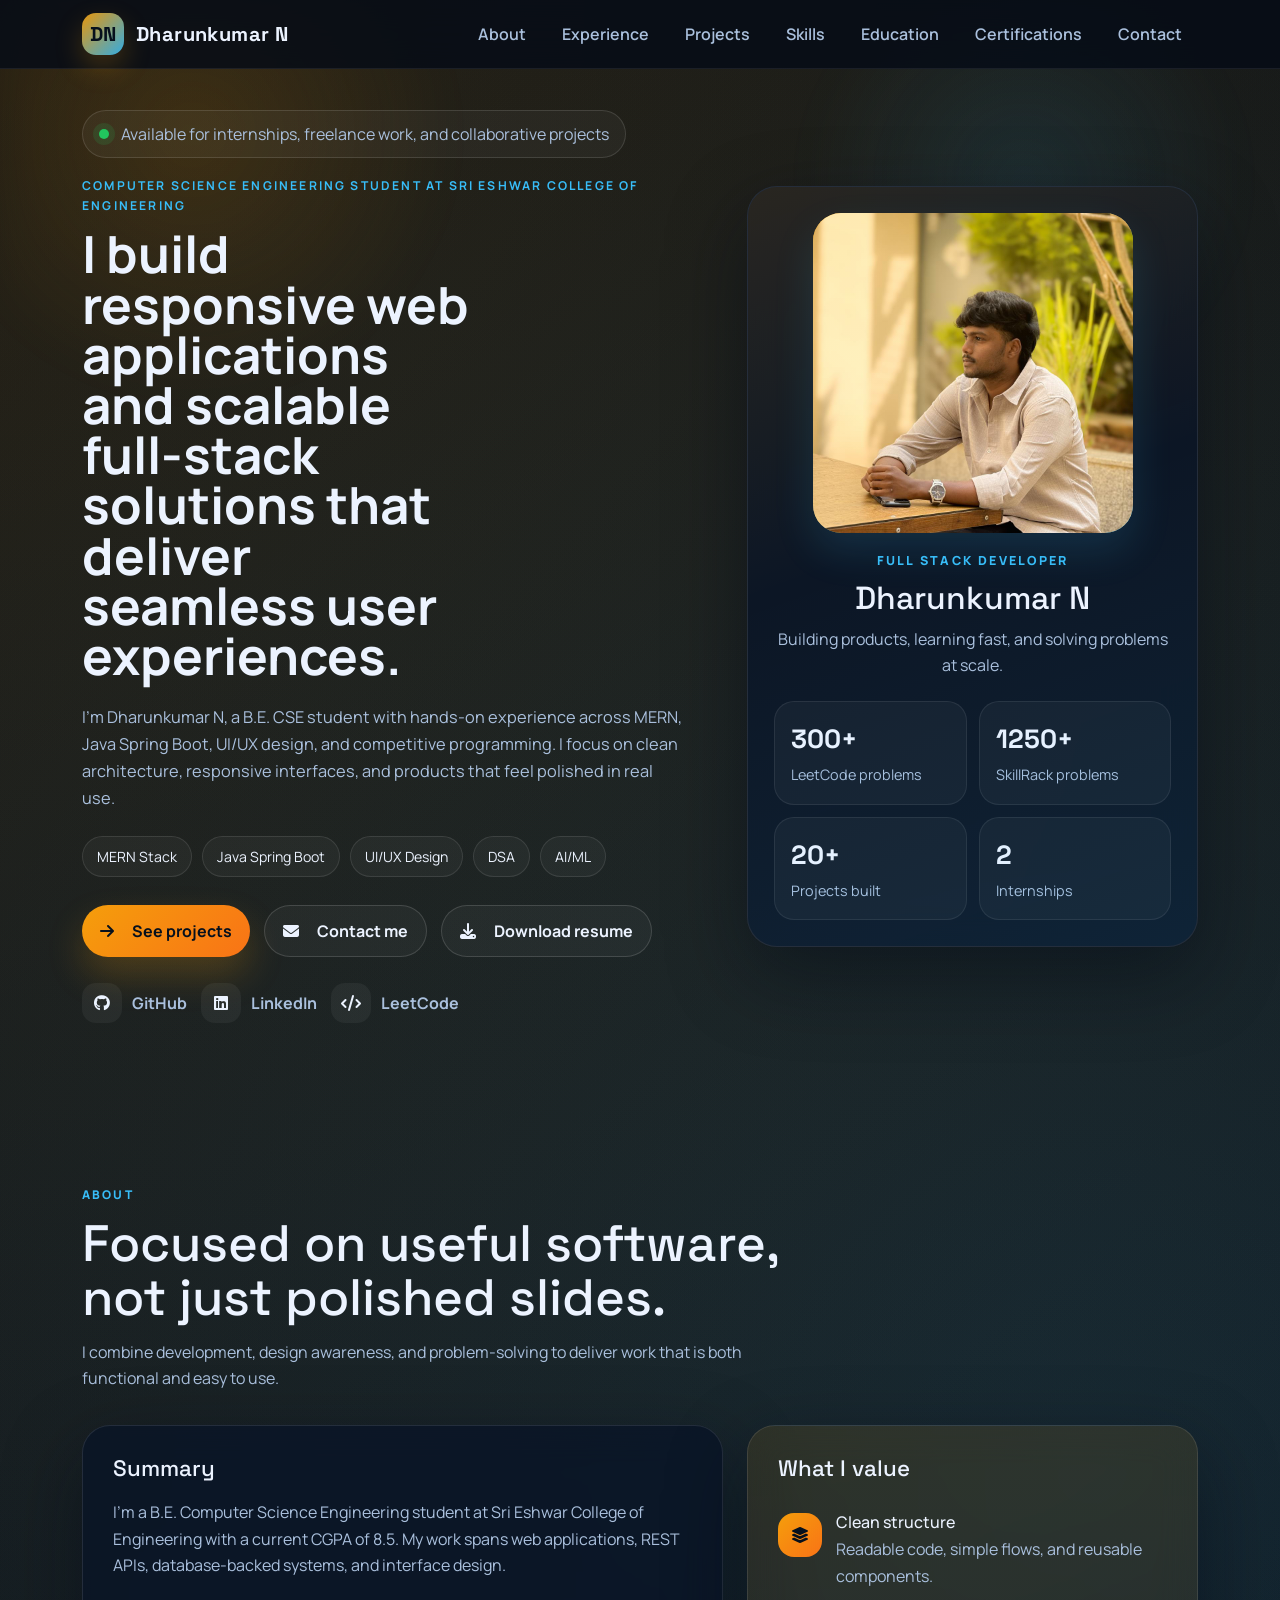
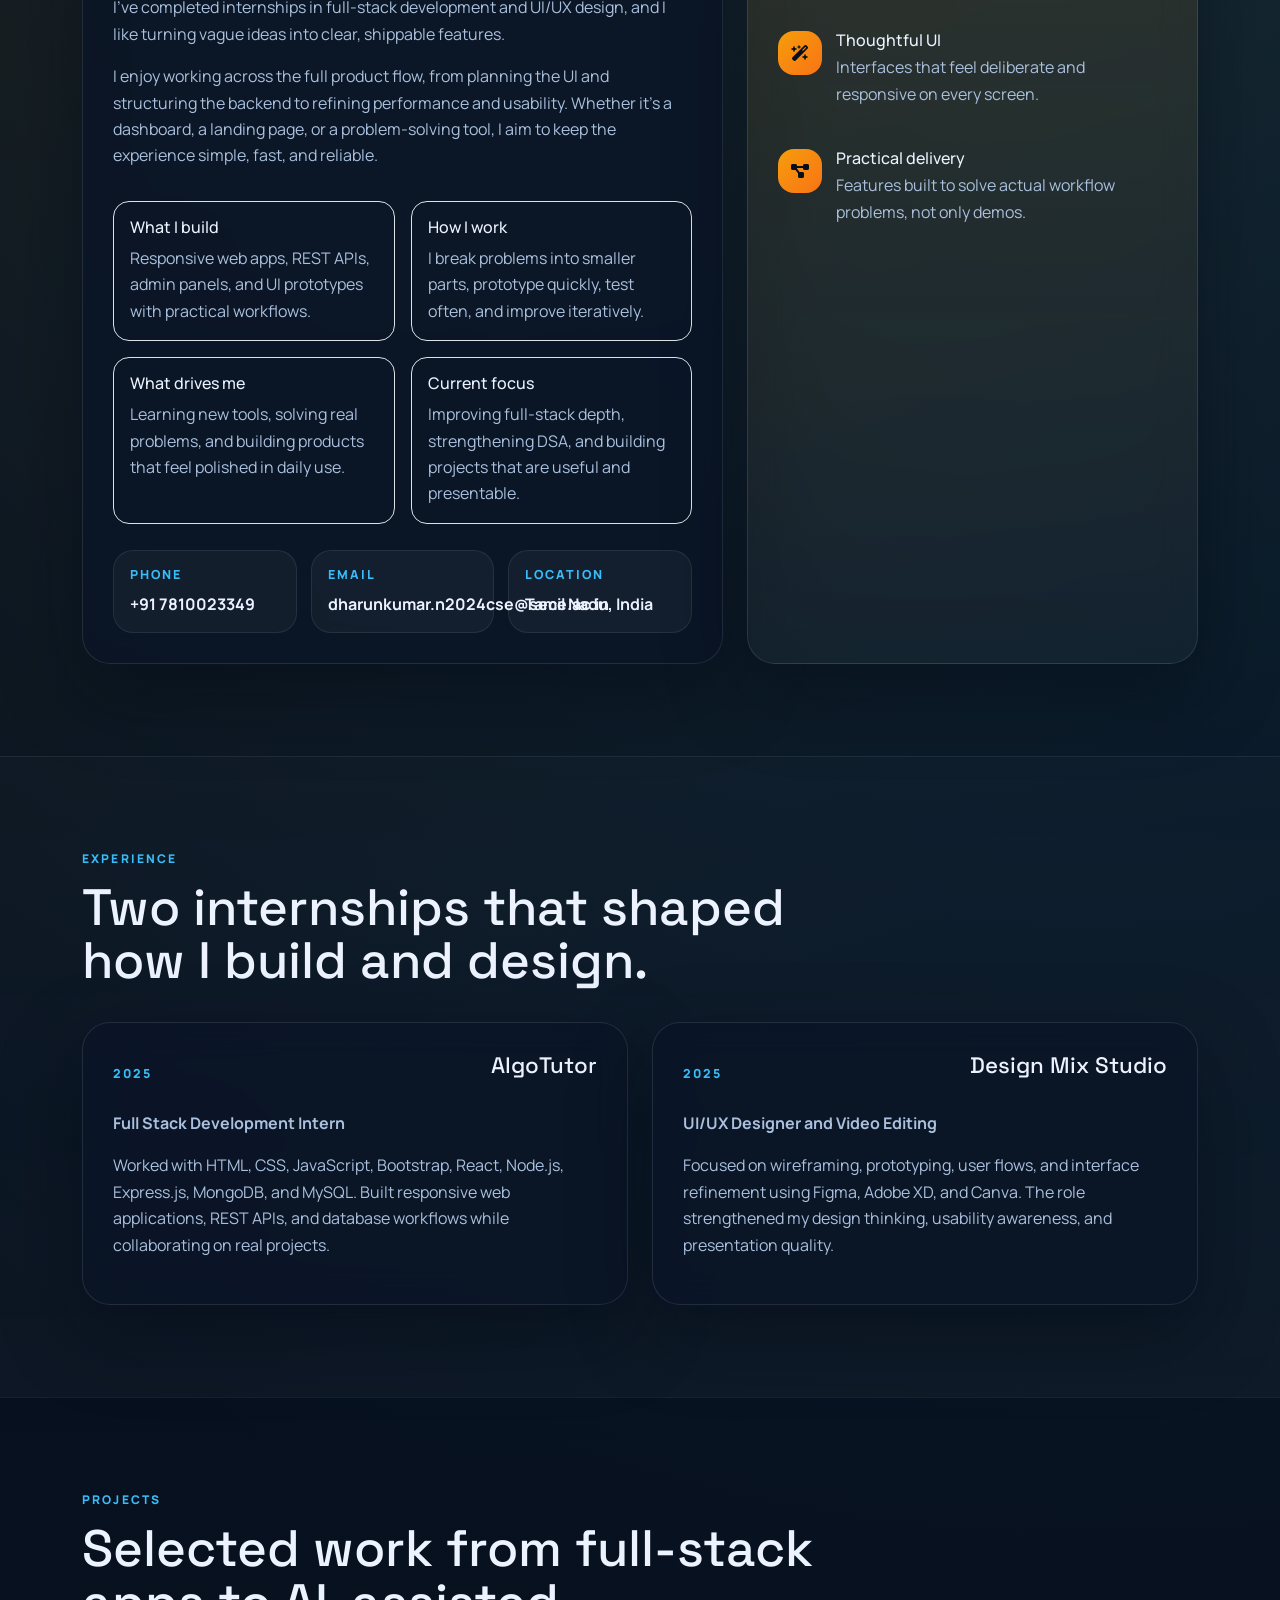
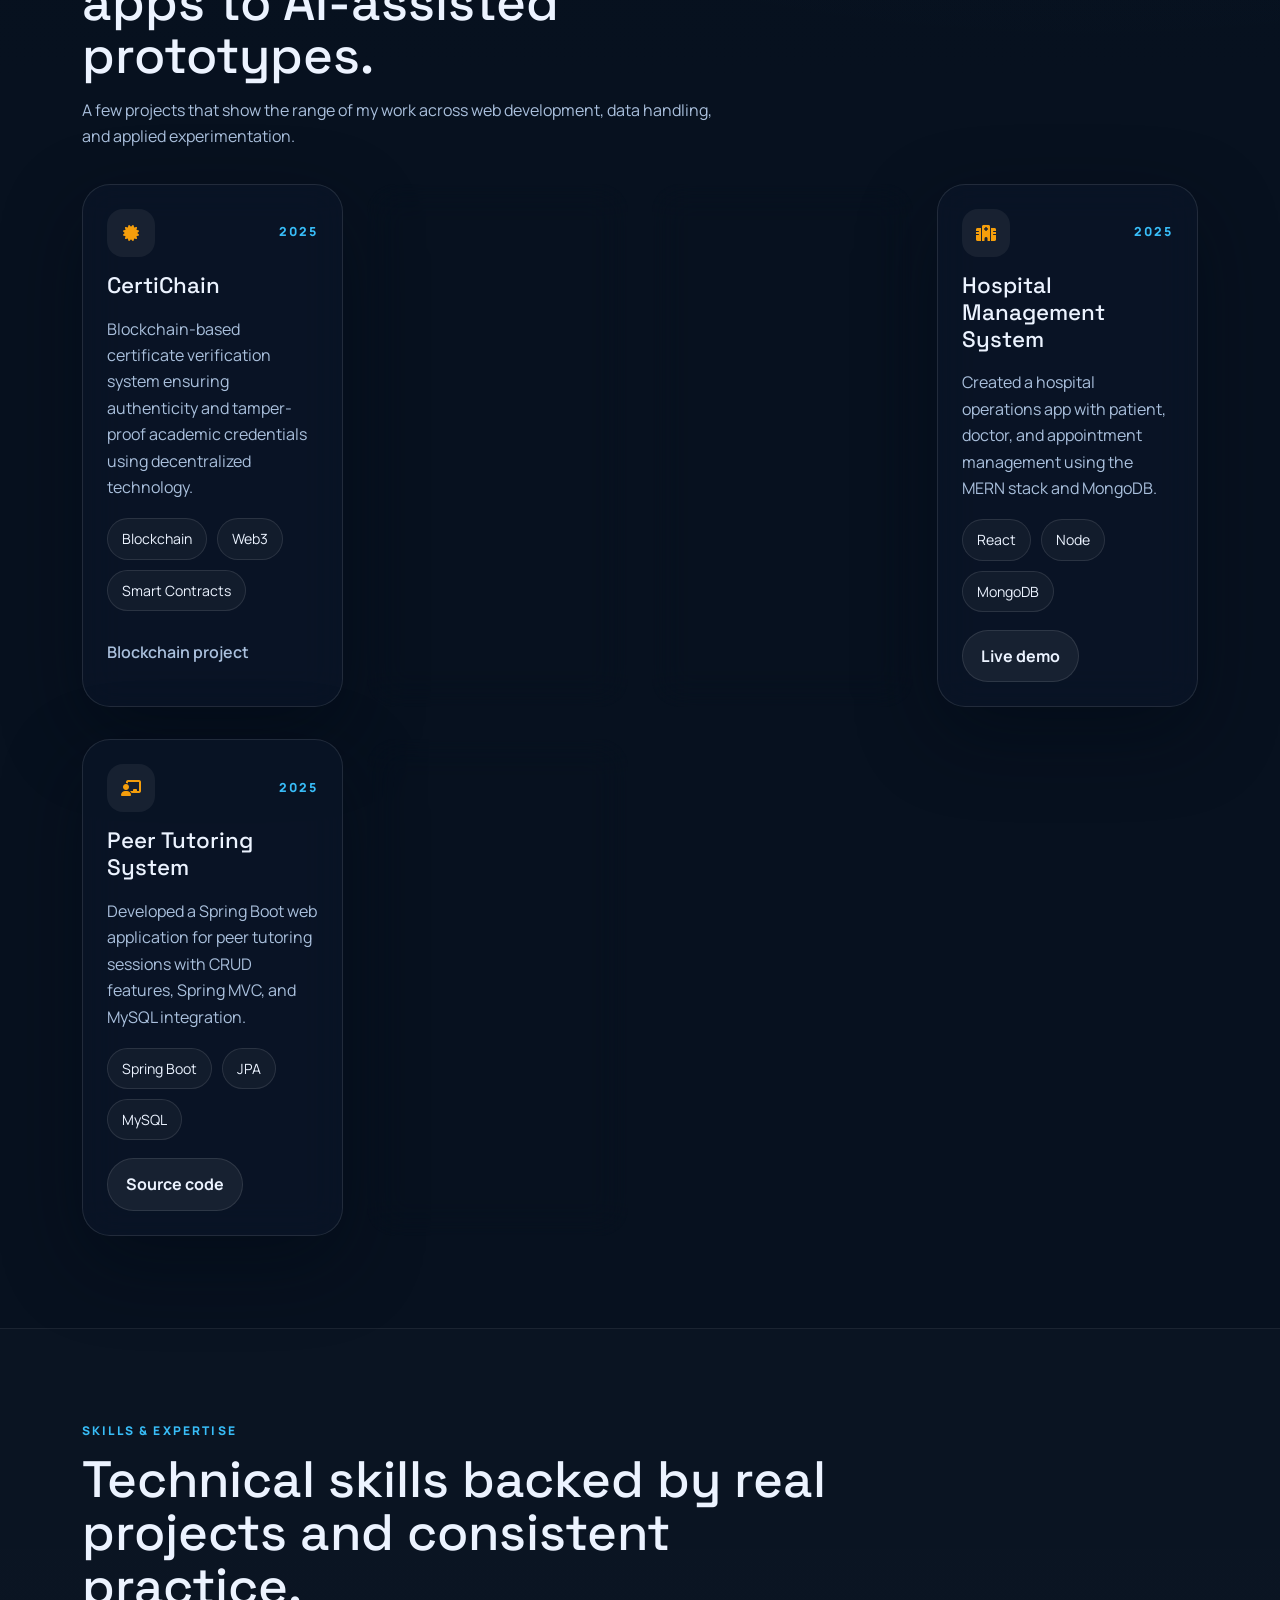
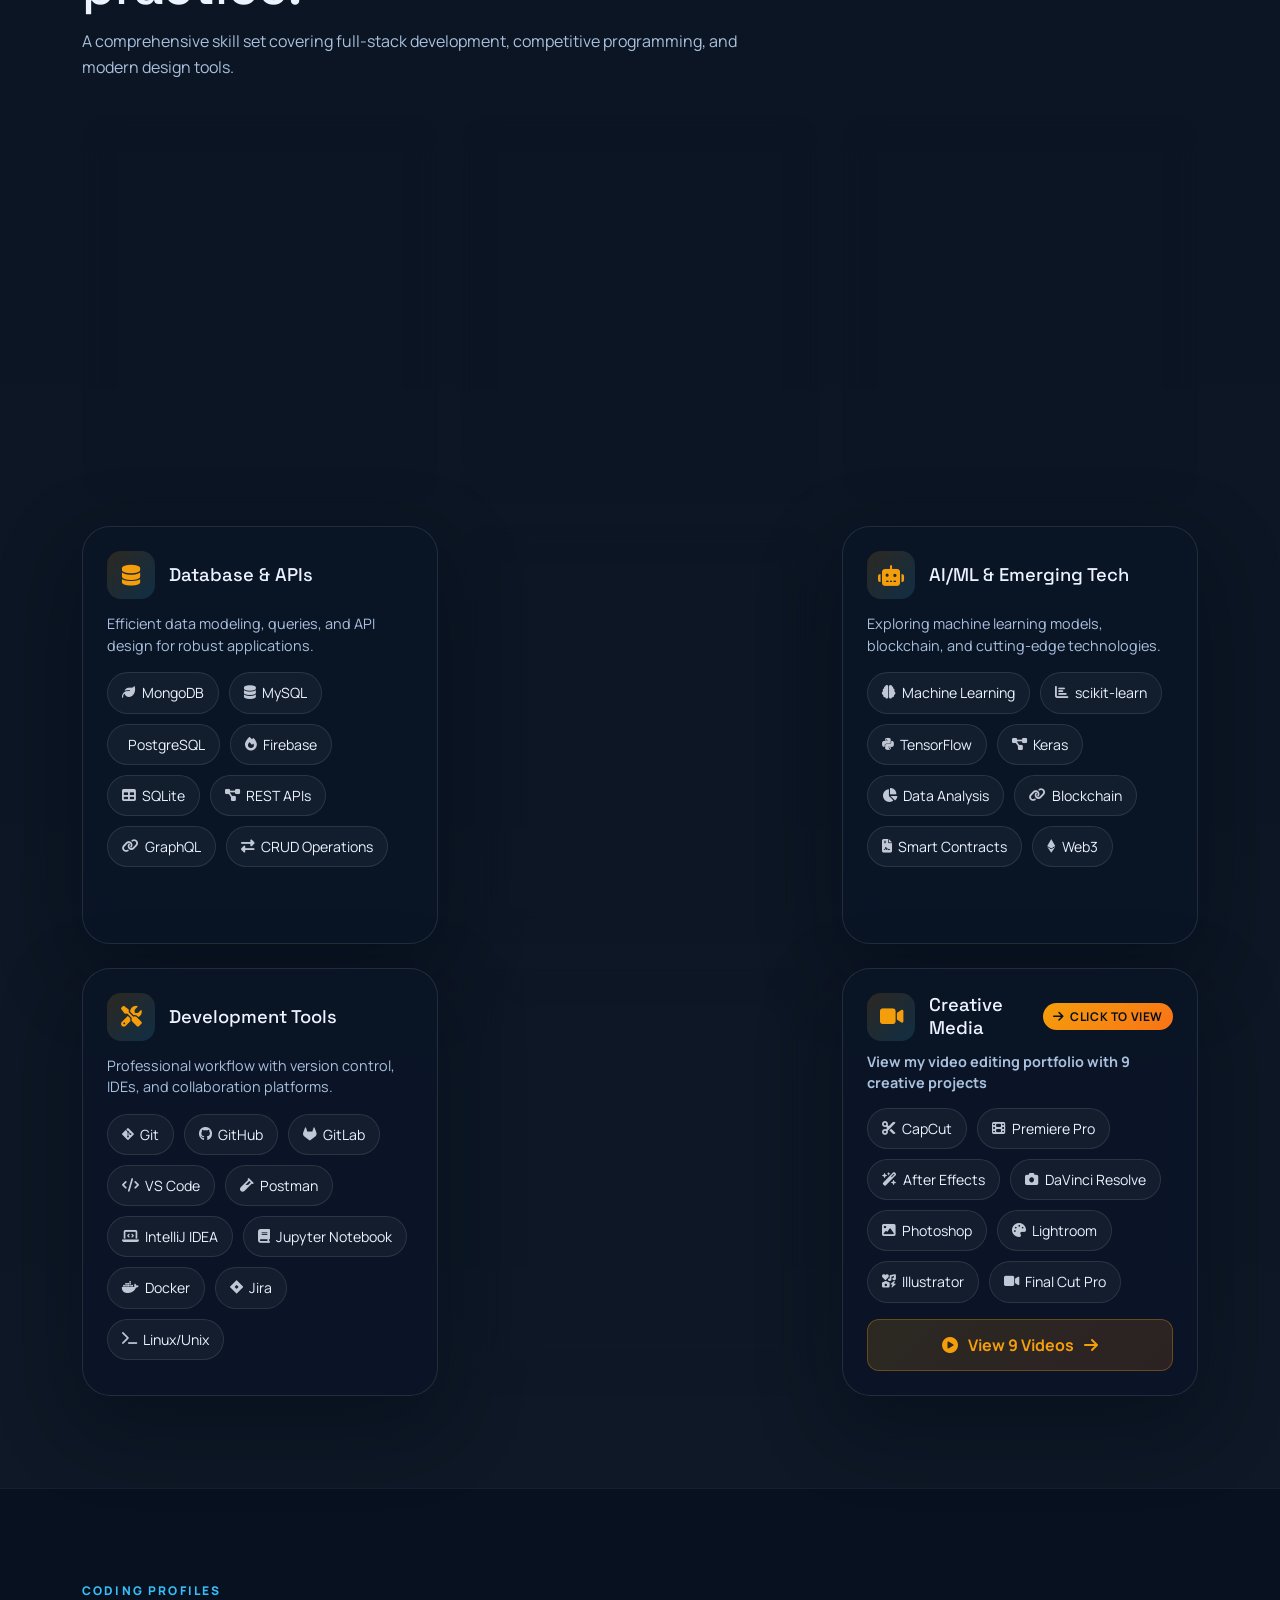
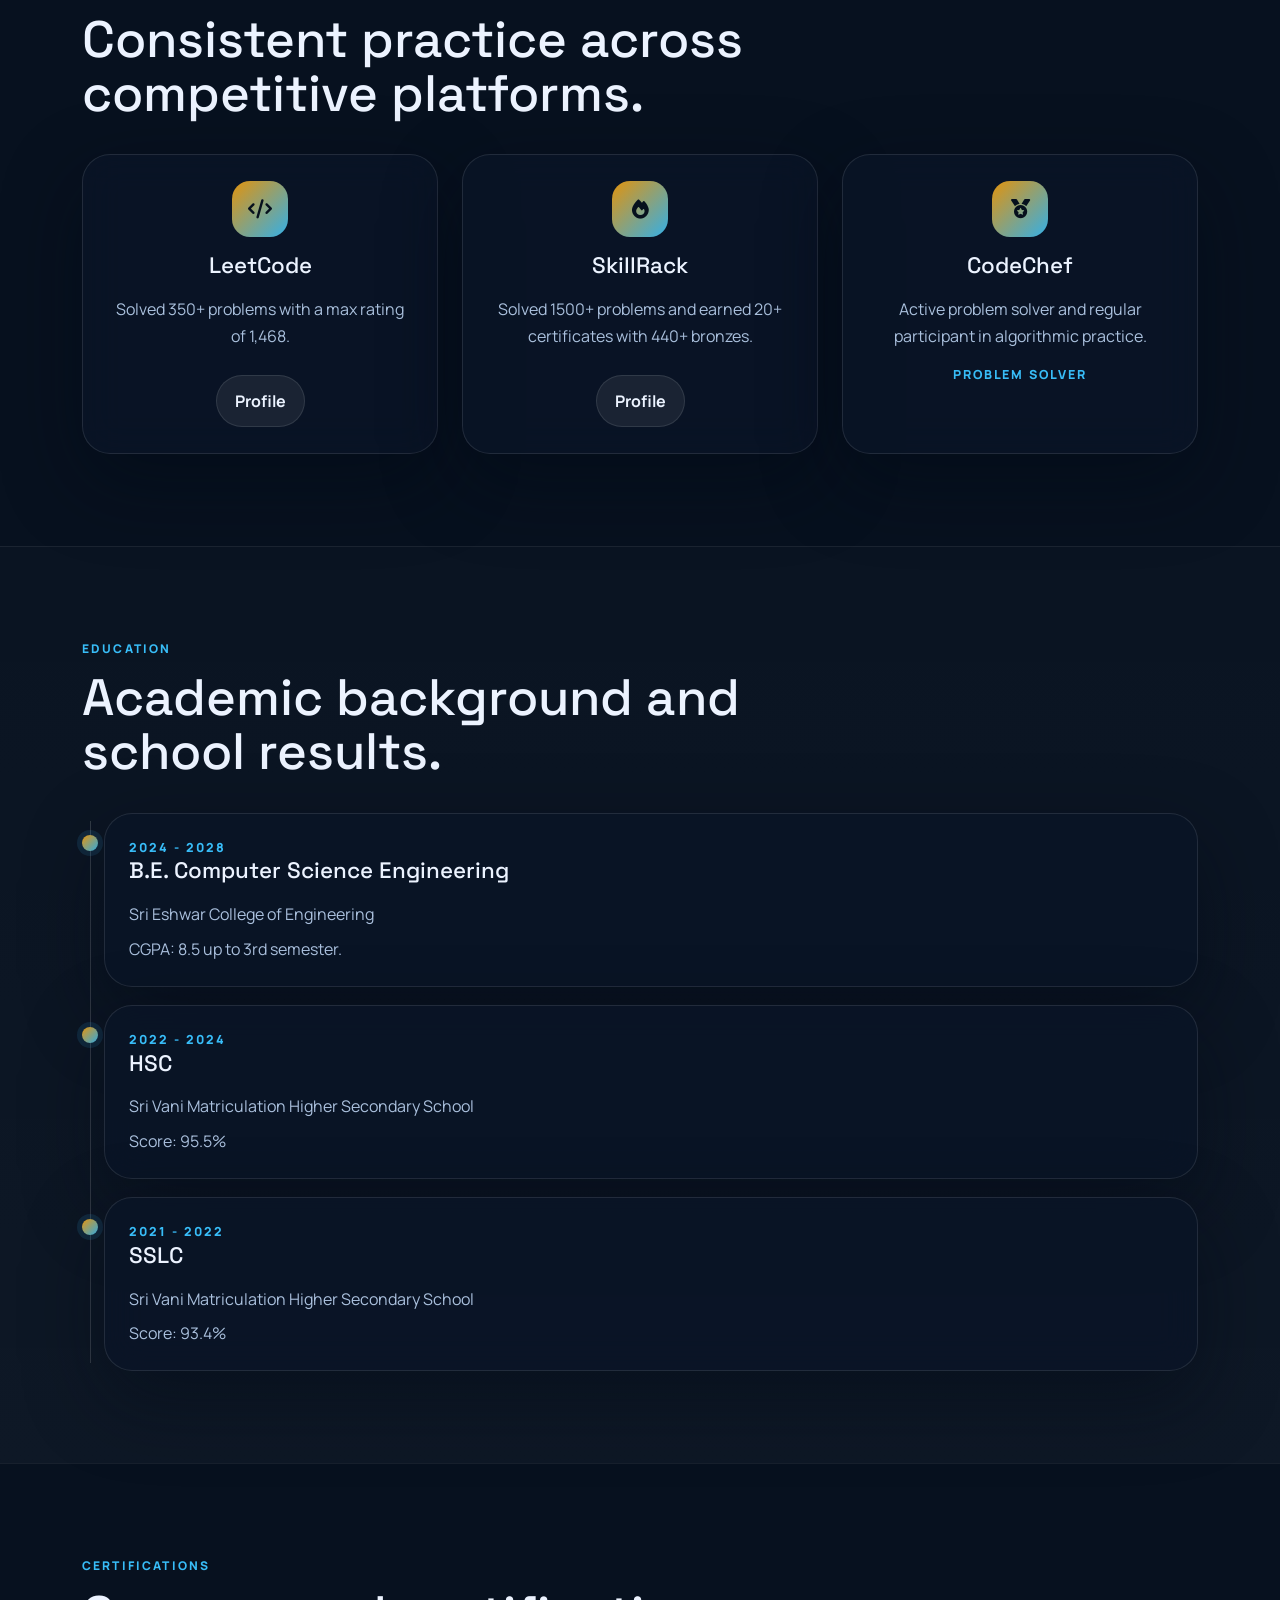
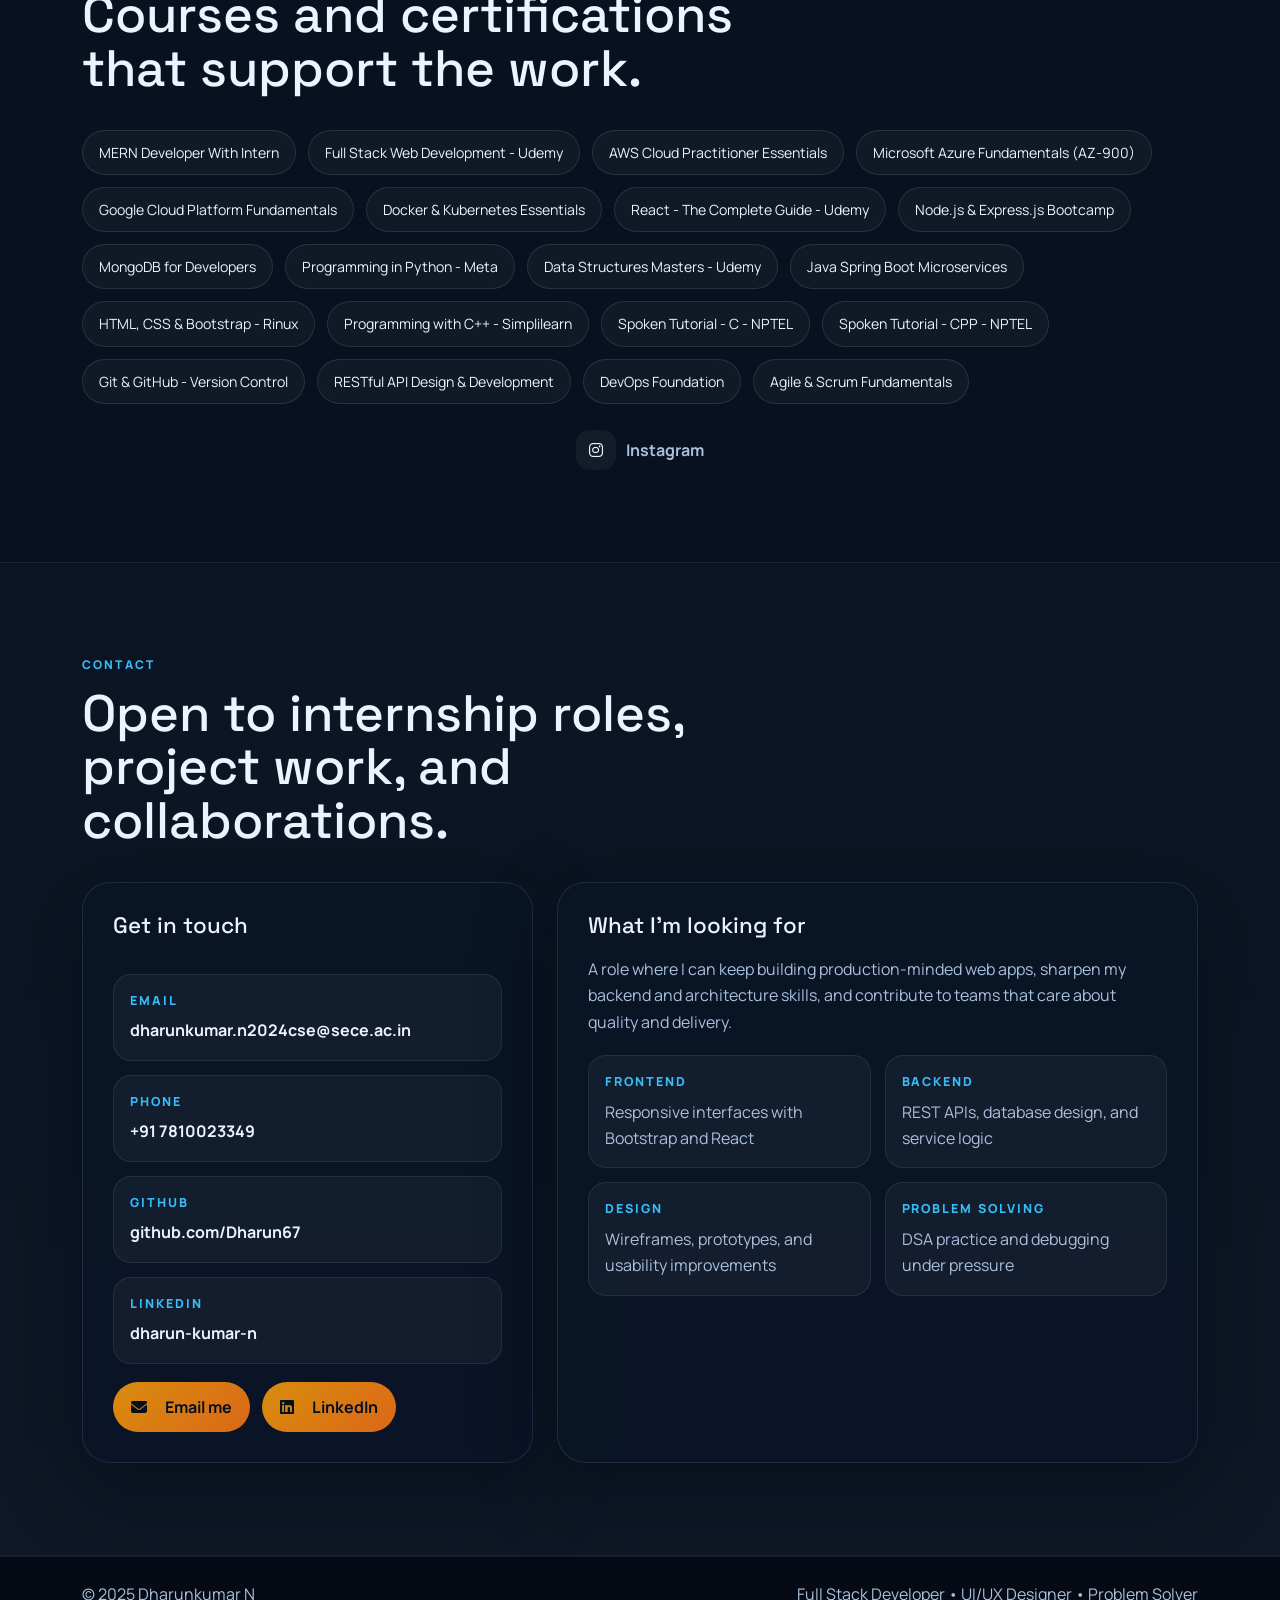
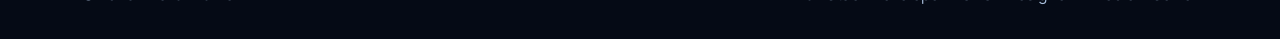
<file: index.html>
<!DOCTYPE html>
<html lang="en">
<head>
  <meta charset="UTF-8" />
  <meta name="viewport" content="width=device-width, initial-scale=1.0" />
  <title>Dharunkumar N | Portfolio</title>
  <meta name="description" content="Professional portfolio for Dharunkumar N, a Computer Science Engineering student and full-stack developer." />
  <link rel="preconnect" href="https://fonts.googleapis.com">
  <link rel="preconnect" href="https://fonts.gstatic.com" crossorigin>
  <link href="https://fonts.googleapis.com/css2?family=Manrope:wght@400;500;600;700;800&family=Space+Grotesk:wght@400;500;600;700&display=swap" rel="stylesheet">
  <link href="https://cdn.jsdelivr.net/npm/bootstrap@5.3.2/dist/css/bootstrap.min.css" rel="stylesheet" />
  <link href="https://cdnjs.cloudflare.com/ajax/libs/font-awesome/6.5.0/css/all.min.css" rel="stylesheet" />
  <link href="style.css" rel="stylesheet" />
</head>
<body>
  <div class="page-shell"></div>
  <div class="page-grid"></div>

  <nav class="navbar navbar-expand-lg fixed-top site-nav" id="mainNav">
    <div class="container">
      <a class="navbar-brand brand-lockup" href="#home">
        <span class="brand-mark">DN</span>
        <span class="brand-text">Dharunkumar N</span>
      </a>
      <button class="navbar-toggler" type="button" data-bs-toggle="collapse" data-bs-target="#navMenu" aria-controls="navMenu" aria-expanded="false" aria-label="Toggle navigation">
        <span class="navbar-toggler-icon"></span>
      </button>
      <div class="collapse navbar-collapse" id="navMenu">
        <ul class="navbar-nav ms-auto align-items-lg-center gap-lg-1">
          <li class="nav-item"><a class="nav-link" href="#about">About</a></li>
          <li class="nav-item"><a class="nav-link" href="#experience">Experience</a></li>
          <li class="nav-item"><a class="nav-link" href="#projects">Projects</a></li>
          <li class="nav-item"><a class="nav-link" href="#skills">Skills</a></li>
          <li class="nav-item"><a class="nav-link" href="#education">Education</a></li>
          <li class="nav-item"><a class="nav-link" href="#certifications">Certifications</a></li>
          <li class="nav-item"><a class="nav-link" href="#contact">Contact</a></li>
        </ul>
      </div>
    </div>
  </nav>

  <main>
    <section id="home" class="hero-section">
      <div class="container">
        <div class="row align-items-center gy-5 min-vh-100 hero-grid">
          <div class="col-lg-7 reveal">
            <div class="eyebrow">
              <span class="eyebrow-dot"></span>
              Available for internships, freelance work, and collaborative projects
            </div>
            <p class="hero-kicker">Computer Science Engineering student at Sri Eshwar College of Engineering</p>
            <h1 class="hero-title">I build responsive web applications and scalable full-stack solutions that deliver seamless user experiences.</h1>
            <p class="hero-copy">
              I’m Dharunkumar N, a B.E. CSE student with hands-on experience across MERN, Java Spring Boot, UI/UX design, and competitive programming.
              I focus on clean architecture, responsive interfaces, and products that feel polished in real use.
            </p>
            <div class="hero-chips">
              <span>MERN Stack</span>
              <span>Java Spring Boot</span>
              <span>UI/UX Design</span>
              <span>DSA</span>
              <span>AI/ML</span>
            </div>
            <div class="hero-actions">
              <a class="btn-primary-pro" href="#projects"><i class="fas fa-arrow-right me-2"></i>See projects</a>
              <a class="btn-outline-pro" href="mailto:dharunkumar.n2024cse@sece.ac.in"><i class="fas fa-envelope me-2"></i>Contact me</a>
              <a class="btn-outline-pro" href="DHARUNKUMAR%20RESUME%202026.pdf" download="Dharunkumar Resume 2026.pdf"><i class="fas fa-download me-2"></i>Download resume</a>
            </div>
            <div class="hero-links">
              <a href="https://github.com/Dharun67" target="_blank" rel="noreferrer"><i class="fab fa-github"></i><span>GitHub</span></a>
              <a href="https://www.linkedin.com/in/dharun-kumar-n-6a1a6a333" target="_blank" rel="noreferrer"><i class="fab fa-linkedin"></i><span>LinkedIn</span></a>
              <a href="https://leetcode.com/u/dharunkumar143/" target="_blank" rel="noreferrer"><i class="fas fa-code"></i><span>LeetCode</span></a>
            </div>
          </div>
          <div class="col-lg-5 reveal delay-1">
            <div class="hero-card">
              <div class="hero-portrait hero-photo-frame">
                <img src="WhatsApp%20Image%202026-06-02%20at%209.57.31%20AM.jpeg" alt="Dharunkumar N" class="hero-photo" />
              </div>
              <div class="hero-bio-card">
                <p class="hero-role">Full Stack Developer</p>
                <h2>Dharunkumar N</h2>
                <p class="hero-meta">Building products, learning fast, and solving problems at scale.</p>
              </div>
              <div class="stat-grid">
                <div class="stat-card">
                  <strong data-count="350">350+</strong>
                  <span>LeetCode problems</span>
                </div>
                <div class="stat-card">
                  <strong data-count="1500">1500+</strong>
                  <span>SkillRack problems</span>
                </div>
                <div class="stat-card">
                  <strong data-count="20">20+</strong>
                  <span>Projects built</span>
                </div>
                <div class="stat-card">
                  <strong data-count="2">2</strong>
                  <span>Internships</span>
                </div>
              </div>
            </div>
          </div>
        </div>
      </div>
    </section>

    <section id="about" class="content-section">
      <div class="container">
        <div class="section-heading reveal">
          <p class="section-label">About</p>
          <h2>Focused on useful software, not just polished slides.</h2>
          <p class="section-lead">I combine development, design awareness, and problem-solving to deliver work that is both functional and easy to use.</p>
        </div>
        <div class="row g-4 align-items-stretch">
          <div class="col-lg-7 reveal delay-1">
            <div class="panel">
              <h3>Summary</h3>
              <p>
                I’m a B.E. Computer Science Engineering student at Sri Eshwar College of Engineering with a current CGPA of 8.5.
                My work spans web applications, REST APIs, database-backed systems, and interface design.
              </p>
              <p>
                I’ve completed internships in full-stack development and UI/UX design, and I like turning vague ideas into clear, shippable features.
              </p>
              <p>
                I enjoy working across the full product flow, from planning the UI and structuring the backend to refining performance and usability.
                Whether it’s a dashboard, a landing page, or a problem-solving tool, I aim to keep the experience simple, fast, and reliable.
              </p>
              <div class="row g-3 mt-2">
                <div class="col-sm-6">
                  <div class="border rounded-4 p-3 h-100">
                    <h4 class="h6 mb-2">What I build</h4>
                    <p class="mb-0">Responsive web apps, REST APIs, admin panels, and UI prototypes with practical workflows.</p>
                  </div>
                </div>
                <div class="col-sm-6">
                  <div class="border rounded-4 p-3 h-100">
                    <h4 class="h6 mb-2">How I work</h4>
                    <p class="mb-0">I break problems into smaller parts, prototype quickly, test often, and improve iteratively.</p>
                  </div>
                </div>
                <div class="col-sm-6">
                  <div class="border rounded-4 p-3 h-100">
                    <h4 class="h6 mb-2">What drives me</h4>
                    <p class="mb-0">Learning new tools, solving real problems, and building products that feel polished in daily use.</p>
                  </div>
                </div>
                <div class="col-sm-6">
                  <div class="border rounded-4 p-3 h-100">
                    <h4 class="h6 mb-2">Current focus</h4>
                    <p class="mb-0">Improving full-stack depth, strengthening DSA, and building projects that are useful and presentable.</p>
                  </div>
                </div>
              </div>
              <div class="fact-row">
                <div>
                  <span>Phone</span>
                  <strong>+91 7810023349</strong>
                </div>
                <div>
                  <span>Email</span>
                  <strong>dharunkumar.n2024cse@sece.ac.in</strong>
                </div>
                <div>
                  <span>Location</span>
                  <strong>Tamil Nadu, India</strong>
                </div>
              </div>
            </div>
          </div>
          <div class="col-lg-5 reveal delay-2">
            <div class="panel panel-accent">
              <h3>What I value</h3>
              <div class="value-list">
                <article>
                  <i class="fas fa-layer-group"></i>
                  <div>
                    <h4>Clean structure</h4>
                    <p>Readable code, simple flows, and reusable components.</p>
                  </div>
                </article>
                <article>
                  <i class="fas fa-wand-magic-sparkles"></i>
                  <div>
                    <h4>Thoughtful UI</h4>
                    <p>Interfaces that feel deliberate and responsive on every screen.</p>
                  </div>
                </article>
                <article>
                  <i class="fas fa-diagram-project"></i>
                  <div>
                    <h4>Practical delivery</h4>
                    <p>Features built to solve actual workflow problems, not only demos.</p>
                  </div>
                </article>
              </div>
            </div>
          </div>
        </div>
      </div>
    </section>

    <section id="experience" class="content-section content-section-alt">
      <div class="container">
        <div class="section-heading reveal">
          <p class="section-label">Experience</p>
          <h2>Two internships that shaped how I build and design.</h2>
        </div>
        <div class="row g-4">
          <div class="col-lg-6 reveal delay-1">
            <div class="panel timeline-card">
              <div class="timeline-head">
                <span class="timeline-chip">2025</span>
                <h3>AlgoTutor</h3>
              </div>
              <p class="timeline-role">Full Stack Development Intern</p>
              <p>
                Worked with HTML, CSS, JavaScript, Bootstrap, React, Node.js, Express.js, MongoDB, and MySQL.
                Built responsive web applications, REST APIs, and database workflows while collaborating on real projects.
              </p>
            </div>
          </div>
          <div class="col-lg-6 reveal delay-2">
            <div class="panel timeline-card">
              <div class="timeline-head">
                <span class="timeline-chip">2025</span>
                <h3>Design Mix Studio</h3>
              </div>
              <p class="timeline-role">UI/UX Designer and Video Editing</p>
              <p>
                Focused on wireframing, prototyping, user flows, and interface refinement using Figma, Adobe XD, and Canva.
                The role strengthened my design thinking, usability awareness, and presentation quality.
              </p>
            </div>
          </div>
        </div>
      </div>
    </section>

    <section id="projects" class="content-section">
      <div class="container">
        <div class="section-heading reveal">
          <p class="section-label">Projects</p>
          <h2>Selected work from full-stack apps to AI-assisted prototypes.</h2>
          <p class="section-lead">A few projects that show the range of my work across web development, data handling, and applied experimentation.</p>
        </div>
        <div class="row g-4">
          <div class="col-md-6 col-xl-3 reveal delay-1">
            <article class="project-card">
              <div class="project-top">
                <span class="project-icon"><i class="fas fa-certificate"></i></span>
                <span class="project-year">2025</span>
              </div>
              <h3>CertiChain</h3>
              <p>Blockchain-based certificate verification system ensuring authenticity and tamper-proof academic credentials using decentralized technology.</p>
              <div class="project-tags"><span>Blockchain</span><span>Web3</span><span>Smart Contracts</span></div>
              <div class="project-links">
                <span class="project-note">Blockchain project</span>
              </div>
            </article>
          </div>
          <div class="col-md-6 col-xl-3 reveal delay-2">
            <article class="project-card">
              <div class="project-top">
                <span class="project-icon"><i class="fas fa-car"></i></span>
                <span class="project-year">2025</span>
              </div>
              <h3>Vehicle Booking System</h3>
              <p>ML-powered vehicle booking platform with demand prediction, dynamic pricing, and intelligent route optimization for efficient transportation.</p>
              <div class="project-tags"><span>Machine Learning</span><span>Python</span><span>Flask</span></div>
              <div class="project-links">
                <span class="project-note">ML-based system</span>
              </div>
            </article>
          </div>
          <div class="col-md-6 col-xl-3 reveal delay-3">
            <article class="project-card">
              <div class="project-top">
                <span class="project-icon"><i class="fas fa-truck-fast"></i></span>
                <span class="project-year">2025</span>
              </div>
              <h3>Supply Chain Tracking System</h3>
              <p>Built a MERN stack platform for product, inventory, supplier, and shipment management with CRUD APIs and Postman testing.</p>
              <div class="project-tags"><span>MERN</span><span>REST API</span><span>MongoDB</span></div>
              <div class="project-links">
                <a href="https://fsdclient-phi.vercel.app/" target="_blank" rel="noreferrer">Live demo</a>
              </div>
            </article>
          </div>
          <div class="col-md-6 col-xl-3 reveal delay-4">
            <article class="project-card">
              <div class="project-top">
                <span class="project-icon"><i class="fas fa-hospital"></i></span>
                <span class="project-year">2025</span>
              </div>
              <h3>Hospital Management System</h3>
              <p>Created a hospital operations app with patient, doctor, and appointment management using the MERN stack and MongoDB.</p>
              <div class="project-tags"><span>React</span><span>Node</span><span>MongoDB</span></div>
              <div class="project-links">
                <a href="https://hosipital.vercel.app/" target="_blank" rel="noreferrer">Live demo</a>
              </div>
            </article>
          </div>
        </div>
        <div class="row g-4 mt-2">
          <div class="col-md-6 col-xl-3 reveal delay-1">
            <article class="project-card">
              <div class="project-top">
                <span class="project-icon"><i class="fas fa-chalkboard-user"></i></span>
                <span class="project-year">2025</span>
              </div>
              <h3>Peer Tutoring System</h3>
              <p>Developed a Spring Boot web application for peer tutoring sessions with CRUD features, Spring MVC, and MySQL integration.</p>
              <div class="project-tags"><span>Spring Boot</span><span>JPA</span><span>MySQL</span></div>
              <div class="project-links">
                <a href="https://github.com/Dharun67/javadb-project-leap-class-project-Dharun67.git" target="_blank" rel="noreferrer">Source code</a>
              </div>
            </article>
          </div>
          <div class="col-md-6 col-xl-3 reveal delay-2">
            <article class="project-card">
              <div class="project-top">
                <span class="project-icon"><i class="fas fa-seedling"></i></span>
                <span class="project-year">2025</span>
              </div>
              <h3>SafeForm Pesticide Prediction</h3>
              <p>Worked on a machine learning based safety prediction system using Python, React, scikit-learn, and MySQL.</p>
              <div class="project-tags"><span>Python</span><span>ML</span><span>MySQL</span></div>
              <div class="project-links">
                <span class="project-note">Prototype project</span>
              </div>
            </article>
          </div>
        </div>
      </div>
    </section>

    <section id="skills" class="content-section content-section-alt">
      <div class="container">
        <div class="section-heading reveal">
          <p class="section-label">Skills & Expertise</p>
          <h2>Technical skills backed by real projects and consistent practice.</h2>
          <p class="section-lead">A comprehensive skill set covering full-stack development, competitive programming, and modern design tools.</p>
        </div>
        <div class="row g-4">
          <div class="col-md-6 col-lg-4 reveal delay-1">
            <div class="skill-card">
              <div class="skill-header">
                <i class="fas fa-code skill-icon"></i>
                <h3>Programming Languages</h3>
              </div>
              <p class="skill-desc">Strong foundation in multiple programming paradigms with practical implementation experience.</p>
              <div class="tag-cloud">
                <span><i class="fab fa-java"></i> Java</span>
                <span><i class="fab fa-python"></i> Python</span>
                <span><i class="fab fa-js"></i> JavaScript</span>
                <span><i class="fas fa-code"></i> C</span>
                <span><i class="fas fa-code"></i> C++</span>
                <span><i class="fab fa-php"></i> PHP</span>
                <span><i class="fas fa-terminal"></i> TypeScript</span>
              </div>
            </div>
          </div>
          <div class="col-md-6 col-lg-4 reveal delay-2">
            <div class="skill-card">
              <div class="skill-header">
                <i class="fas fa-laptop-code skill-icon"></i>
                <h3>Frontend Development</h3>
              </div>
              <p class="skill-desc">Building responsive, accessible, and performant user interfaces with modern frameworks.</p>
              <div class="tag-cloud">
                <span><i class="fab fa-html5"></i> HTML5</span>
                <span><i class="fab fa-css3-alt"></i> CSS3</span>
                <span><i class="fab fa-sass"></i> SASS/SCSS</span>
                <span><i class="fab fa-bootstrap"></i> Bootstrap</span>
                <span><i class="fas fa-wind"></i> Tailwind CSS</span>
                <span><i class="fab fa-react"></i> React.js</span>
                <span><i class="fab fa-vuejs"></i> Vue.js</span>
                <span><i class="fas fa-mobile-alt"></i> Flutter</span>
                <span><i class="fab fa-angular"></i> Angular</span>
              </div>
            </div>
          </div>
          <div class="col-md-6 col-lg-4 reveal delay-3">
            <div class="skill-card">
              <div class="skill-header">
                <i class="fas fa-server skill-icon"></i>
                <h3>Backend Development</h3>
              </div>
              <p class="skill-desc">Designing and implementing scalable RESTful APIs and server-side logic.</p>
              <div class="tag-cloud">
                <span><i class="fab fa-node-js"></i> Node.js</span>
                <span><i class="fas fa-leaf"></i> Express.js</span>
                <span><i class="fas fa-fire"></i> FastAPI</span>
                <span><i class="fas fa-spring"></i> Spring Boot</span>
                <span><i class="fab fa-python"></i> Django</span>
                <span><i class="fas fa-flask"></i> Flask</span>
                <span><i class="fab fa-php"></i> Laravel</span>
              </div>
            </div>
          </div>
          <div class="col-md-6 col-lg-4 reveal delay-1">
            <div class="skill-card">
              <div class="skill-header">
                <i class="fas fa-database skill-icon"></i>
                <h3>Database & APIs</h3>
              </div>
              <p class="skill-desc">Efficient data modeling, queries, and API design for robust applications.</p>
              <div class="tag-cloud">
                <span><i class="fas fa-leaf"></i> MongoDB</span>
                <span><i class="fas fa-database"></i> MySQL</span>
                <span><i class="fas fa-elephant"></i> PostgreSQL</span>
                <span><i class="fas fa-fire"></i> Firebase</span>
                <span><i class="fas fa-table"></i> SQLite</span>
                <span><i class="fas fa-project-diagram"></i> REST APIs</span>
                <span><i class="fas fa-link"></i> GraphQL</span>
                <span><i class="fas fa-exchange-alt"></i> CRUD Operations</span>
              </div>
            </div>
          </div>
          <div class="col-md-6 col-lg-4 reveal delay-2">
            <div class="skill-card">
              <div class="skill-header">
                <i class="fas fa-brain skill-icon"></i>
                <h3>Core Computer Science</h3>
              </div>
              <p class="skill-desc">Solid understanding of fundamental CS concepts with 1850+ problems solved.</p>
              <div class="tag-cloud">
                <span><i class="fas fa-sitemap"></i> Data Structures</span>
                <span><i class="fas fa-chart-line"></i> Algorithms</span>
                <span><i class="fas fa-cube"></i> OOP</span>
                <span><i class="fas fa-network-wired"></i> System Design</span>
                <span><i class="fas fa-puzzle-piece"></i> Problem Solving</span>
                <span><i class="fas fa-clock"></i> Time Complexity</span>
                <span><i class="fas fa-memory"></i> Space Optimization</span>
              </div>
            </div>
          </div>
          <div class="col-md-6 col-lg-4 reveal delay-3">
            <div class="skill-card">
              <div class="skill-header">
                <i class="fas fa-robot skill-icon"></i>
                <h3>AI/ML & Emerging Tech</h3>
              </div>
              <p class="skill-desc">Exploring machine learning models, blockchain, and cutting-edge technologies.</p>
              <div class="tag-cloud">
                <span><i class="fas fa-brain"></i> Machine Learning</span>
                <span><i class="fas fa-chart-bar"></i> scikit-learn</span>
                <span><i class="fab fa-python"></i> TensorFlow</span>
                <span><i class="fas fa-project-diagram"></i> Keras</span>
                <span><i class="fas fa-chart-pie"></i> Data Analysis</span>
                <span><i class="fas fa-link"></i> Blockchain</span>
                <span><i class="fas fa-file-contract"></i> Smart Contracts</span>
                <span><i class="fab fa-ethereum"></i> Web3</span>
              </div>
            </div>
          </div>
          <div class="col-md-6 col-lg-4 reveal delay-1">
            <div class="skill-card">
              <div class="skill-header">
                <i class="fas fa-tools skill-icon"></i>
                <h3>Development Tools</h3>
              </div>
              <p class="skill-desc">Professional workflow with version control, IDEs, and collaboration platforms.</p>
              <div class="tag-cloud">
                <span><i class="fab fa-git-alt"></i> Git</span>
                <span><i class="fab fa-github"></i> GitHub</span>
                <span><i class="fab fa-gitlab"></i> GitLab</span>
                <span><i class="fas fa-code"></i> VS Code</span>
                <span><i class="fas fa-vial"></i> Postman</span>
                <span><i class="fas fa-laptop-code"></i> IntelliJ IDEA</span>
                <span><i class="fas fa-book"></i> Jupyter Notebook</span>
                <span><i class="fab fa-docker"></i> Docker</span>
                <span><i class="fab fa-jira"></i> Jira</span>
                <span><i class="fas fa-terminal"></i> Linux/Unix</span>
              </div>
            </div>
          </div>
          <div class="col-md-6 col-lg-4 reveal delay-2">
            <div class="skill-card">
              <div class="skill-header">
                <i class="fas fa-pencil-ruler skill-icon"></i>
                <h3>UI/UX Design</h3>
              </div>
              <p class="skill-desc">Creating user-centered designs with wireframing, prototyping, and visual design.</p>
              <div class="tag-cloud">
                <span><i class="fab fa-figma"></i> Figma</span>
                <span><i class="fas fa-vector-square"></i> Adobe XD</span>
                <span><i class="fas fa-palette"></i> Canva</span>
                <span><i class="fas fa-mobile-alt"></i> Responsive Design</span>
                <span><i class="fas fa-users"></i> User Research</span>
              </div>
            </div>
          </div>
          <div class="col-md-6 col-lg-4 reveal delay-3">
            <a class="skill-card skill-card-link skill-card-clickable" href="capcut-videos.html">
              <div class="skill-header">
                <i class="fas fa-video skill-icon"></i>
                <h3>Creative Media</h3>
                <span class="click-indicator">
                  <i class="fas fa-arrow-right"></i>
                  <span class="click-text">Click to view</span>
                </span>
              </div>
              <p class="skill-desc skill-card-note">View my video editing portfolio with 9 creative projects</p>
              <div class="tag-cloud">
                <span><i class="fas fa-cut"></i> CapCut</span>
                <span><i class="fas fa-film"></i> Premiere Pro</span>
                <span><i class="fas fa-wand-magic-sparkles"></i> After Effects</span>
                <span><i class="fas fa-camera"></i> DaVinci Resolve</span>
                <span><i class="fas fa-image"></i> Photoshop</span>
                <span><i class="fas fa-palette"></i> Lightroom</span>
                <span><i class="fas fa-icons"></i> Illustrator</span>
                <span><i class="fas fa-video"></i> Final Cut Pro</span>
              </div>
              <div class="view-portfolio-badge">
                <i class="fas fa-play-circle"></i>
                <span>View 9 Videos</span>
                <i class="fas fa-arrow-right animated-arrow"></i>
              </div>
            </a>
          </div>
        </div>
      </div>
    </section>

    <section id="coding" class="content-section">
      <div class="container">
        <div class="section-heading reveal">
          <p class="section-label">Coding Profiles</p>
          <h2>Consistent practice across competitive platforms.</h2>
        </div>
        <div class="row g-4">
          <div class="col-md-4 reveal delay-1">
            <div class="profile-card">
              <i class="fas fa-code"></i>
              <h3>LeetCode</h3>
              <p>Solved 350+ problems with a max rating of 1,468.</p>
              <a href="https://leetcode.com/u/dharunkumar143/" target="_blank" rel="noreferrer">Profile</a>
            </div>
          </div>
          <div class="col-md-4 reveal delay-2">
            <div class="profile-card">
              <i class="fas fa-fire"></i>
              <h3>SkillRack</h3>
              <p>Solved 1500+ problems and earned 20+ certificates with 440+ bronzes.</p>
              <a href="https://www.skillrack.com/faces/resume.xhtml?id=361896&key=64be3d78011685947b8de655e2799f209a9bd1e0" target="_blank" rel="noreferrer">Profile</a>
            </div>
          </div>
          <div class="col-md-4 reveal delay-3">
            <div class="profile-card">
              <i class="fas fa-medal"></i>
              <h3>CodeChef</h3>
              <p>Active problem solver and regular participant in algorithmic practice.</p>
              <span class="profile-note">Problem solver</span>
            </div>
          </div>
        </div>
      </div>
    </section>

    <section id="education" class="content-section content-section-alt">
      <div class="container">
        <div class="section-heading reveal">
          <p class="section-label">Education</p>
          <h2>Academic background and school results.</h2>
        </div>
        <div class="timeline-wrap">
          <article class="timeline-item reveal delay-1">
            <div class="timeline-marker"></div>
            <div class="timeline-content-box">
              <span class="timeline-chip">2024 - 2028</span>
              <h3>B.E. Computer Science Engineering</h3>
              <p>Sri Eshwar College of Engineering</p>
              <p>CGPA: 8.5 up to 3rd semester.</p>
            </div>
          </article>
          <article class="timeline-item reveal delay-2">
            <div class="timeline-marker"></div>
            <div class="timeline-content-box">
              <span class="timeline-chip">2022 - 2024</span>
              <h3>HSC</h3>
              <p>Sri Vani Matriculation Higher Secondary School</p>
              <p>Score: 95.5%</p>
            </div>
          </article>
          <article class="timeline-item reveal delay-3">
            <div class="timeline-marker"></div>
            <div class="timeline-content-box">
              <span class="timeline-chip">2021 - 2022</span>
              <h3>SSLC</h3>
              <p>Sri Vani Matriculation Higher Secondary School</p>
              <p>Score: 93.4%</p>
            </div>
          </article>
        </div>
      </div>
    </section>

    <section id="certifications" class="content-section">
      <div class="container">
        <div class="section-heading reveal">
          <p class="section-label">Certifications</p>
          <h2>Courses and certifications that support the work.</h2>
        </div>
        <div class="cert-cloud reveal delay-1">
          <span>MERN Developer With Intern</span>
          <span>Full Stack Web Development - Udemy</span>
          <span>AWS Cloud Practitioner Essentials</span>
          <span>Microsoft Azure Fundamentals (AZ-900)</span>
          <span>Google Cloud Platform Fundamentals</span>
          <span>Docker & Kubernetes Essentials</span>
          <span>React - The Complete Guide - Udemy</span>
          <span>Node.js & Express.js Bootcamp</span>
          <span>MongoDB for Developers</span>
          <span>Programming in Python - Meta</span>
          <span>Data Structures Masters - Udemy</span>
          <span>Java Spring Boot Microservices</span>
          <span>HTML, CSS & Bootstrap - Rinux</span>
          <span>Programming with C++ - Simplilearn</span>
          <span>Spoken Tutorial - C - NPTEL</span>
          <span>Spoken Tutorial - CPP - NPTEL</span>
          <span>Git & GitHub - Version Control</span>
          <span>RESTful API Design & Development</span>
          <span>DevOps Foundation</span>
          <span>Agile & Scrum Fundamentals</span>
        </div>
        <div class="hero-links justify-content-center reveal delay-2">
          <a href="https://www.instagram.com/____dharunx?igsh=Ymx2dTk5OHpvZnli" target="_blank" rel="noreferrer"><i class="fab fa-instagram"></i><span>Instagram</span></a>
        </div>
      </div>
    </section>

    <section id="contact" class="content-section content-section-alt">
      <div class="container">
        <div class="section-heading reveal">
          <p class="section-label">Contact</p>
          <h2>Open to internship roles, project work, and collaborations.</h2>
        </div>
        <div class="row g-4">
          <div class="col-lg-5 reveal delay-1">
            <div class="panel contact-panel">
              <h3>Get in touch</h3>
              <div class="contact-stack">
                <div><span>Email</span><strong>dharunkumar.n2024cse@sece.ac.in</strong></div>
                <div><span>Phone</span><strong>+91 7810023349</strong></div>
                <div><span>GitHub</span><strong>github.com/Dharun67</strong></div>
                <div><span>LinkedIn</span><strong>dharun-kumar-n</strong></div>
              </div>
              <div class="contact-links">
                <a href="mailto:dharunkumar.n2024cse@sece.ac.in"><i class="fas fa-envelope me-2"></i>Email me</a>
                <a href="https://www.linkedin.com/in/dharun-kumar-n-6a1a6a333" target="_blank" rel="noreferrer"><i class="fab fa-linkedin me-2"></i>LinkedIn</a>
              </div>
            </div>
          </div>
          <div class="col-lg-7 reveal delay-2">
            <div class="panel panel-slim">
              <h3>What I’m looking for</h3>
              <p>
                A role where I can keep building production-minded web apps, sharpen my backend and architecture skills,
                and contribute to teams that care about quality and delivery.
              </p>
              <div class="contact-note-grid">
                <div>
                  <strong>Frontend</strong>
                  <span>Responsive interfaces with Bootstrap and React</span>
                </div>
                <div>
                  <strong>Backend</strong>
                  <span>REST APIs, database design, and service logic</span>
                </div>
                <div>
                  <strong>Design</strong>
                  <span>Wireframes, prototypes, and usability improvements</span>
                </div>
                <div>
                  <strong>Problem solving</strong>
                  <span>DSA practice and debugging under pressure</span>
                </div>
              </div>
            </div>
          </div>
        </div>
      </div>
    </section>
  </main>

  <footer class="site-footer">
    <div class="container d-flex flex-column flex-md-row justify-content-between align-items-md-center gap-3">
      <p class="mb-0">© 2025 Dharunkumar N</p>
      <p class="mb-0 footer-note">Full Stack Developer • UI/UX Designer • Problem Solver</p>
    </div>
  </footer>

  <script src="https://cdn.jsdelivr.net/npm/bootstrap@5.3.2/dist/js/bootstrap.bundle.min.js"></script>
  <script src="script.js"></script>
</body>
</html>
</file>
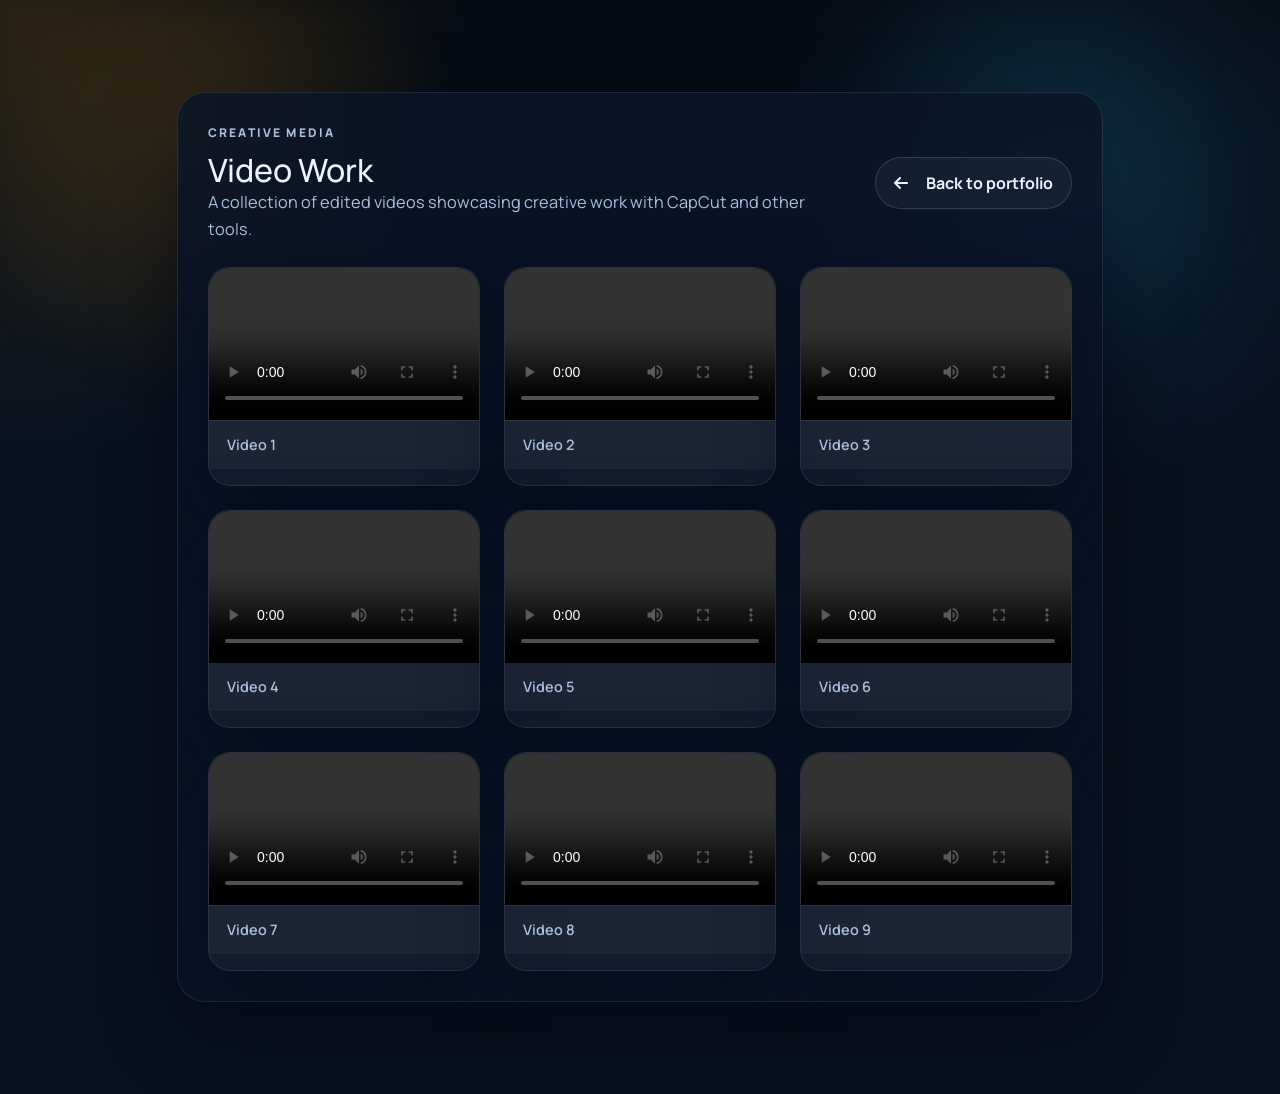
<file: capcut-videos.html>
<!DOCTYPE html>
<html lang="en">
<head>
  <meta charset="UTF-8" />
  <meta name="viewport" content="width=device-width, initial-scale=1.0" />
  <title>CapCut Videos | Dharunkumar N</title>
  <meta name="description" content="All video work from Dharunkumar N's creative media portfolio." />
  <link rel="preconnect" href="https://fonts.googleapis.com">
  <link rel="preconnect" href="https://fonts.gstatic.com" crossorigin>
  <link href="https://fonts.googleapis.com/css2?family=Manrope:wght@400;500;600;700;800&family=Space+Grotesk:wght@400;500;600;700&display=swap" rel="stylesheet">
  <link href="https://cdn.jsdelivr.net/npm/bootstrap@5.3.2/dist/css/bootstrap.min.css" rel="stylesheet" />
  <link href="https://cdnjs.cloudflare.com/ajax/libs/font-awesome/6.5.0/css/all.min.css" rel="stylesheet" />
  <link href="style.css" rel="stylesheet" />
</head>
<body>
  <div class="page-shell"></div>
  <div class="page-grid"></div>

  <main>
    <section class="content-section min-vh-100 d-flex align-items-center">
      <div class="container">
        <div class="row justify-content-center">
          <div class="col-lg-11 col-xl-10">
            <div class="panel panel-slim reveal is-visible">
              <div class="d-flex flex-wrap justify-content-between align-items-center gap-3 mb-4">
                <div>
                  <p class="section-label mb-2">Creative Media</p>
                  <h1 class="h2 mb-0">Video Work</h1>
                  <p class="hero-copy mb-0">A collection of edited videos showcasing creative work with CapCut and other tools.</p>
                </div>
                <a class="btn-outline-pro" href="index.html"><i class="fas fa-arrow-left me-2"></i>Back to portfolio</a>
              </div>
              <div class="row g-4">
                <div class="col-md-6 col-lg-4">
                  <div class="video-card">
                    <video controls preload="metadata" playsinline>
                      <source src="IMG_0801.mp4" type="video/mp4" />
                      <source src="IMG_0801.MOV" type="video/quicktime" />
                      Your browser does not support the video tag.
                    </video>
                    <p class="video-label">Video 1</p>
                  </div>
                </div>
                <div class="col-md-6 col-lg-4">
                  <div class="video-card">
                    <video controls preload="metadata" playsinline>
                      <source src="IMG_0802.MOV" type="video/quicktime" />
                      Your browser does not support the video tag.
                    </video>
                    <p class="video-label">Video 2</p>
                  </div>
                </div>
                <div class="col-md-6 col-lg-4">
                  <div class="video-card">
                    <video controls preload="metadata" playsinline>
                      <source src="IMG_0803.MP4" type="video/mp4" />
                      Your browser does not support the video tag.
                    </video>
                    <p class="video-label">Video 3</p>
                  </div>
                </div>
                <div class="col-md-6 col-lg-4">
                  <div class="video-card">
                    <video controls preload="metadata" playsinline class="rotate-90">
                      <source src="vedio4.MP4" type="video/mp4" />
                      Your browser does not support the video tag.
                    </video>
                    <p class="video-label">Video 4</p>
                  </div>
                </div>
                <div class="col-md-6 col-lg-4">
                  <div class="video-card">
                    <video controls preload="metadata" playsinline>
                      <source src="IMG_0805.MP4" type="video/mp4" />
                      Your browser does not support the video tag.
                    </video>
                    <p class="video-label">Video 5</p>
                  </div>
                </div>
                <div class="col-md-6 col-lg-4">
                  <div class="video-card">
                    <video controls preload="metadata" playsinline>
                      <source src="IMG_0806.MP4" type="video/mp4" />
                      Your browser does not support the video tag.
                    </video>
                    <p class="video-label">Video 6</p>
                  </div>
                </div>
                <div class="col-md-6 col-lg-4">
                  <div class="video-card">
                    <video controls preload="metadata" playsinline>
                      <source src="IMG_0810.MP4" type="video/mp4" />
                      Your browser does not support the video tag.
                    </video>
                    <p class="video-label">Video 7</p>
                  </div>
                </div>
                <div class="col-md-6 col-lg-4">
                  <div class="video-card">
                    <video controls preload="metadata" playsinline>
                      <source src="IMG_0811.MP4" type="video/mp4" />
                      Your browser does not support the video tag.
                    </video>
                    <p class="video-label">Video 8</p>
                  </div>
                </div>
                <div class="col-md-6 col-lg-4">
                  <div class="video-card">
                    <video controls preload="metadata" playsinline>
                      <source src="IMG_0812.MP4" type="video/mp4" />
                      Your browser does not support the video tag.
                    </video>
                    <p class="video-label">Video 9</p>
                  </div>
                </div>
              </div>
            </div>
          </div>
        </div>
      </div>
    </section>
  </main>
</body>
</html>
</file>
<file: style.css>
:root {
  --bg: #07111f;
  --bg-alt: #0c1729;
  --surface: rgba(10, 21, 39, 0.84);
  --surface-strong: #101c31;
  --surface-soft: rgba(255, 255, 255, 0.04);
  --border: rgba(255, 255, 255, 0.1);
  --text: #ecf3ff;
  --muted: #aac0dd;
  --accent: #f59e0b;
  --accent-2: #22c55e;
  --accent-3: #38bdf8;
  --shadow: 0 28px 80px rgba(3, 8, 20, 0.45);
}

* { box-sizing: border-box; }
html { scroll-behavior: smooth; }
body {
  margin: 0;
  background:
    radial-gradient(circle at top left, rgba(245, 158, 11, 0.14), transparent 28%),
    radial-gradient(circle at 85% 15%, rgba(56, 189, 248, 0.12), transparent 22%),
    linear-gradient(180deg, #050b14 0%, #07111f 34%, #07111f 100%);
  color: var(--text);
  font-family: "Manrope", system-ui, sans-serif;
  line-height: 1.65;
  overflow-x: hidden;
}

body::before {
  content: "";
  position: fixed;
  inset: 0;
  background-image: linear-gradient(rgba(255,255,255,0.03) 1px, transparent 1px), linear-gradient(90deg, rgba(255,255,255,0.03) 1px, transparent 1px);
  background-size: 36px 36px;
  opacity: 0.18;
  pointer-events: none;
  mask-image: linear-gradient(180deg, rgba(0,0,0,0.5), transparent 92%);
}

a { color: inherit; text-decoration: none; }
.container { position: relative; z-index: 1; }

.page-shell,
.page-grid {
  position: fixed;
  inset: 0;
  pointer-events: none;
  z-index: 0;
}

.page-shell {
  background: radial-gradient(circle at 15% 15%, rgba(245, 158, 11, 0.12), transparent 20%), radial-gradient(circle at 80% 20%, rgba(56, 189, 248, 0.1), transparent 18%);
  filter: blur(18px);
}

.page-grid {
  opacity: 0.18;
  background-image: linear-gradient(rgba(255,255,255,0.03) 1px, transparent 1px), linear-gradient(90deg, rgba(255,255,255,0.03) 1px, transparent 1px);
  background-size: 80px 80px;
}

::-webkit-scrollbar { width: 10px; }
::-webkit-scrollbar-track { background: #06101d; }
::-webkit-scrollbar-thumb { background: linear-gradient(180deg, var(--accent), var(--accent-3)); border-radius: 999px; }

.site-nav {
  background: rgba(6, 12, 22, 0.82);
  backdrop-filter: blur(18px);
  border-bottom: 1px solid rgba(255, 255, 255, 0.07);
  transition: box-shadow 0.25s ease, background 0.25s ease;
}

.brand-lockup {
  display: inline-flex;
  align-items: center;
  gap: 12px;
  font-family: "Space Grotesk", sans-serif;
  letter-spacing: 0.02em;
}

.brand-mark {
  width: 42px;
  height: 42px;
  border-radius: 14px;
  display: inline-flex;
  align-items: center;
  justify-content: center;
  background: linear-gradient(135deg, rgba(245, 158, 11, 0.95), rgba(56, 189, 248, 0.9));
  color: #06101d;
  font-weight: 800;
  box-shadow: 0 12px 28px rgba(245, 158, 11, 0.22);
}

.brand-text { font-weight: 700; color: var(--text); }

.nav-link {
  color: var(--muted) !important;
  font-weight: 600;
  padding: 0.8rem 1rem !important;
  border-radius: 999px;
  transition: color 0.2s ease, background 0.2s ease;
}

.nav-link:hover,
.nav-link.active {
  color: var(--text) !important;
  background: rgba(255, 255, 255, 0.06);
}

.navbar-toggler { border: 1px solid rgba(255,255,255,0.12); }
.navbar-toggler-icon { filter: invert(1); }

.hero-section {
  position: relative;
  min-height: 100vh;
  display: flex;
  align-items: center;
  padding: 110px 0 70px;
}

.hero-grid { position: relative; }
.eyebrow {
  display: inline-flex;
  align-items: center;
  gap: 12px;
  padding: 10px 16px;
  border: 1px solid rgba(255,255,255,0.12);
  border-radius: 999px;
  color: var(--muted);
  background: rgba(255,255,255,0.04);
  margin-bottom: 18px;
}

.eyebrow-dot {
  width: 10px;
  height: 10px;
  border-radius: 50%;
  background: var(--accent-2);
  box-shadow: 0 0 0 6px rgba(34, 197, 94, 0.14);
}

.hero-kicker {
  margin: 0 0 12px;
  color: var(--accent-3);
  text-transform: uppercase;
  letter-spacing: 0.18em;
  font-size: 0.76rem;
  font-weight: 700;
}

.hero-title {
  font-family: "Manrope", sans-serif;
  font-size: clamp(2rem, 4.3vw, 3.2rem);
  line-height: 0.98;
  font-weight: 700;
  max-width: 12ch;
  margin: 0;
}

.hero-copy {
  max-width: 60ch;
  margin: 24px 0 0;
  color: var(--muted);
  font-size: 1.02rem;
}

.hero-chips,
.tag-cloud,
.cert-cloud,
.project-tags {
  display: flex;
  flex-wrap: wrap;
  gap: 10px;
}

.hero-chips { margin-top: 24px; }
.hero-chips span,
.tag-cloud span,
.cert-cloud span,
.project-tags span {
  padding: 8px 14px;
  border-radius: 999px;
  border: 1px solid rgba(255,255,255,0.1);
  background: rgba(255,255,255,0.04);
  color: var(--text);
  font-size: 0.88rem;
}

.hero-actions {
  display: flex;
  gap: 14px;
  flex-wrap: wrap;
  margin-top: 28px;
}

.btn-primary-pro,
.btn-outline-pro,
.project-links a,
.contact-links a,
.profile-card a {
  display: inline-flex;
  align-items: center;
  justify-content: center;
  gap: 10px;
  border-radius: 999px;
  padding: 12px 18px;
  font-weight: 700;
  transition: transform 0.2s ease, background 0.2s ease, border-color 0.2s ease;
}

.btn-primary-pro {
  background: linear-gradient(135deg, var(--accent), #f97316);
  color: #06101d;
  box-shadow: 0 18px 36px rgba(245, 158, 11, 0.22);
}

.btn-outline-pro {
  border: 1px solid rgba(255,255,255,0.14);
  background: rgba(255,255,255,0.04);
  color: var(--text);
}

.btn-primary-pro:hover,
.btn-outline-pro:hover,
.project-links a:hover,
.contact-links a:hover,
.profile-card a:hover { transform: translateY(-2px); }

.hero-links {
  display: flex;
  flex-wrap: wrap;
  gap: 14px;
  margin-top: 26px;
}

.hero-links a {
  display: inline-flex;
  align-items: center;
  gap: 10px;
  color: var(--muted);
  font-weight: 700;
}

.hero-links i {
  width: 40px;
  height: 40px;
  display: inline-flex;
  align-items: center;
  justify-content: center;
  border-radius: 14px;
  background: rgba(255,255,255,0.05);
  color: var(--text);
}

.hero-card,
.panel,
.project-card,
.skill-card,
.profile-card,
.timeline-content-box {
  background: var(--surface);
  border: 1px solid var(--border);
  box-shadow: var(--shadow);
  backdrop-filter: blur(18px);
}

.hero-card {
  border-radius: 30px;
  padding: 26px;
  position: relative;
  overflow: hidden;
}

.hero-card::before {
  content: "";
  position: absolute;
  inset: 0;
  background: linear-gradient(160deg, rgba(245, 158, 11, 0.12), transparent 45%, rgba(56, 189, 248, 0.08));
  pointer-events: none;
}

.hero-portrait {
  width: min(100%, 320px);
  aspect-ratio: 1;
  border-radius: 28px;
  margin: 0 auto 18px;
  display: grid;
  place-items: center;
  background: linear-gradient(135deg, rgba(245, 158, 11, 0.95), rgba(56, 189, 248, 0.9));
  color: #06101d;
  font-family: "Space Grotesk", sans-serif;
  font-weight: 800;
  font-size: clamp(4rem, 12vw, 6.6rem);
  letter-spacing: 0.08em;
  box-shadow: 0 18px 40px rgba(56, 189, 248, 0.14);
}

.hero-photo-frame {
  overflow: hidden;
  padding: 0;
}

.hero-photo {
  width: 100%;
  height: 100%;
  object-fit: cover;
  display: block;
}

.hero-bio-card { position: relative; z-index: 1; text-align: center; }
.hero-role {
  margin: 0 0 8px;
  color: var(--accent-3);
  font-size: 0.78rem;
  text-transform: uppercase;
  letter-spacing: 0.18em;
  font-weight: 800;
}

.hero-bio-card h2 {
  font-family: "Space Grotesk", sans-serif;
  margin: 0;
  font-size: 2rem;
}

.hero-meta { color: var(--muted); margin: 8px 0 0; }

.stat-grid {
  display: grid;
  grid-template-columns: repeat(2, minmax(0, 1fr));
  gap: 12px;
  margin-top: 22px;
}

.stat-card {
  padding: 16px;
  border-radius: 20px;
  background: rgba(255,255,255,0.04);
  border: 1px solid rgba(255,255,255,0.08);
}

.stat-card strong {
  display: block;
  font-family: "Space Grotesk", sans-serif;
  font-size: 1.65rem;
}

.stat-card span { color: var(--muted); font-size: 0.9rem; }

.content-section {
  padding: 92px 0;
  position: relative;
}

.content-section-alt {
  background: linear-gradient(180deg, rgba(255,255,255,0.015), rgba(255,255,255,0.03));
  border-top: 1px solid rgba(255,255,255,0.05);
  border-bottom: 1px solid rgba(255,255,255,0.05);
}

.section-heading {
  max-width: 760px;
  margin-bottom: 34px;
}

.section-label {
  margin: 0 0 12px;
  color: var(--accent-3);
  text-transform: uppercase;
  letter-spacing: 0.18em;
  font-size: 0.75rem;
  font-weight: 800;
}

.section-heading h2,
.panel h3,
.project-card h3,
.skill-card h3,
.profile-card h3,
.timeline-content-box h3 {
  font-family: "Space Grotesk", sans-serif;
}

.section-heading h2 {
  margin: 0;
  font-size: clamp(2rem, 4vw, 3.2rem);
  line-height: 1.05;
}

.section-lead {
  margin: 14px 0 0;
  max-width: 66ch;
  color: var(--muted);
  font-size: 1rem;
}

.panel,
.project-card,
.skill-card,
.profile-card,
.timeline-content-box {
  border-radius: 28px;
}

.panel { padding: 30px; height: 100%; }
.panel-accent { background: linear-gradient(180deg, rgba(245, 158, 11, 0.1), rgba(255,255,255,0.03)); }
.panel-slim { padding: 30px; }

.panel h3,
.skill-card h3,
.profile-card h3,
.project-card h3,
.timeline-content-box h3 { margin: 0 0 16px; font-size: 1.4rem; }

.panel p { color: var(--muted); margin: 0 0 16px; }

.fact-row {
  display: grid;
  grid-template-columns: repeat(3, minmax(0, 1fr));
  gap: 14px;
  margin-top: 26px;
}

.fact-row div,
.contact-note-grid div {
  padding: 14px 16px;
  border-radius: 20px;
  background: rgba(255,255,255,0.04);
  border: 1px solid rgba(255,255,255,0.08);
}

.fact-row span,
.contact-note-grid strong,
.contact-stack span,
.timeline-chip,
.project-year,
.profile-note {
  display: block;
  font-size: 0.78rem;
  text-transform: uppercase;
  letter-spacing: 0.16em;
  color: var(--accent-3);
  font-weight: 800;
}

.fact-row strong,
.contact-stack strong { display: block; margin-top: 6px; color: var(--text); }

.value-list { display: grid; gap: 14px; }
.value-list article {
  display: flex;
  gap: 14px;
  padding: 14px 0;
}

.value-list i {
  width: 44px;
  height: 44px;
  border-radius: 16px;
  display: inline-flex;
  align-items: center;
  justify-content: center;
  color: #06101d;
  background: linear-gradient(135deg, var(--accent), #f97316);
  flex-shrink: 0;
}

.value-list h4 { margin: 0 0 4px; font-size: 1rem; }
.value-list p { margin: 0; color: var(--muted); }

.timeline-card { padding: 30px; }
.timeline-head { display: flex; align-items: center; justify-content: space-between; gap: 12px; margin-bottom: 14px; }
.timeline-role { color: var(--accent-3); font-weight: 700; margin-bottom: 10px; }

.project-card { padding: 24px; height: 100%; }
.project-top { display: flex; align-items: center; justify-content: space-between; gap: 12px; margin-bottom: 16px; }
.project-icon {
  width: 48px;
  height: 48px;
  border-radius: 16px;
  display: inline-flex;
  align-items: center;
  justify-content: center;
  background: rgba(255,255,255,0.06);
  color: var(--accent);
}

.project-card p { color: var(--muted); }
.project-tags { margin-top: 18px; }
.project-links { margin-top: 18px; display: flex; gap: 10px; flex-wrap: wrap; }
.project-links a { background: rgba(255,255,255,0.06); border: 1px solid rgba(255,255,255,0.1); color: var(--text); }
.project-note { color: var(--muted); font-weight: 600; padding-top: 10px; display: inline-block; }

.skill-card { padding: 24px; height: 100%; }
.skill-card p { color: var(--muted); }

.skill-header {
  display: flex;
  align-items: center;
  gap: 14px;
  margin-bottom: 14px;
}

.skill-icon {
  width: 48px;
  height: 48px;
  display: flex;
  align-items: center;
  justify-content: center;
  border-radius: 14px;
  background: linear-gradient(135deg, rgba(245, 158, 11, 0.15), rgba(56, 189, 248, 0.15));
  color: var(--accent);
  font-size: 1.3rem;
  flex-shrink: 0;
}

.skill-header h3 {
  margin: 0;
  font-size: 1.15rem;
}

.skill-desc {
  font-size: 0.9rem;
  color: var(--muted);
  margin-bottom: 16px;
  line-height: 1.5;
}

.tag-cloud span {
  display: inline-flex;
  align-items: center;
  gap: 6px;
}

.tag-cloud span i {
  font-size: 0.85rem;
  opacity: 0.8;
}

.skill-card-link {
  display: block;
  color: inherit;
  text-decoration: none;
  transition: transform 0.25s ease, border-color 0.25s ease, background 0.25s ease;
}

.skill-card-link:hover,
.skill-card-link:focus-visible {
  color: inherit;
  text-decoration: none;
  transform: translateY(-3px);
  border-color: rgba(245, 158, 11, 0.45);
  background: rgba(255, 255, 255, 0.06);
  outline: none;
}

.skill-card-note {
  margin: -4px 0 14px;
  color: var(--accent-3);
  font-size: 0.9rem;
  font-weight: 700;
}

.skill-header {
  display: flex;
  align-items: center;
  gap: 14px;
  margin-bottom: 14px;
  flex-wrap: wrap;
}

.skill-header h3 {
  margin: 0;
  font-size: 1.15rem;
  flex: 1;
}

.click-indicator {
  display: inline-flex;
  align-items: center;
  gap: 6px;
  padding: 4px 10px;
  background: linear-gradient(135deg, var(--accent), #f97316);
  color: #06101d;
  border-radius: 20px;
  font-size: 0.75rem;
  font-weight: 700;
  text-transform: uppercase;
  letter-spacing: 0.05em;
  animation: pulse-glow 2s ease-in-out infinite;
}

.click-text {
  display: none;
}

@media (min-width: 768px) {
  .click-text {
    display: inline;
  }
}

.view-portfolio-badge {
  margin-top: 16px;
  padding: 12px 16px;
  background: linear-gradient(135deg, rgba(245, 158, 11, 0.15), rgba(249, 115, 22, 0.15));
  border: 1px solid rgba(245, 158, 11, 0.3);
  border-radius: 12px;
  display: flex;
  align-items: center;
  justify-content: center;
  gap: 10px;
  font-weight: 700;
  color: var(--accent);
}

.animated-arrow {
  animation: arrow-bounce 1.5s ease-in-out infinite;
}

@keyframes arrow-bounce {
  0%, 100% {
    transform: translateX(0);
  }
  50% {
    transform: translateX(6px);
  }
}

@keyframes pulse-glow {
  0%, 100% {
    box-shadow: 0 0 0 0 rgba(245, 158, 11, 0.4);
  }
  50% {
    box-shadow: 0 0 0 8px rgba(245, 158, 11, 0);
  }
}

.skill-card-clickable {
  cursor: pointer;
  position: relative;
  overflow: hidden;
}

.skill-card-clickable::before {
  content: '';
  position: absolute;
  top: 0;
  left: -100%;
  width: 100%;
  height: 100%;
  background: linear-gradient(90deg, transparent, rgba(245, 158, 11, 0.1), transparent);
  transition: left 0.6s ease;
}

.skill-card-clickable:hover::before {
  left: 100%;
}

.skill-card-clickable:hover .view-portfolio-badge {
  background: linear-gradient(135deg, rgba(245, 158, 11, 0.25), rgba(249, 115, 22, 0.25));
  border-color: rgba(245, 158, 11, 0.5);
}

.skill-card-clickable:hover .animated-arrow {
  animation: arrow-bounce 0.6s ease-in-out infinite;
}

.video-card {
  border-radius: 22px;
  overflow: hidden;
  border: 1px solid rgba(255, 255, 255, 0.1);
  background: rgba(255, 255, 255, 0.04);
  box-shadow: var(--shadow);
  transition: border-color 0.25s ease, transform 0.25s ease;
}

.video-card:hover {
  border-color: rgba(245, 158, 11, 0.4);
  transform: translateY(-4px);
}

.video-card video {
  width: 100%;
  display: block;
  aspect-ratio: 16 / 9;
  object-fit: cover;
  background: #000;
}

.video-label {
  padding: 12px 18px;
  margin: 0;
  color: var(--muted);
  font-weight: 600;
  font-size: 0.9rem;
  background: rgba(255, 255, 255, 0.04);
  border-top: 1px solid rgba(255, 255, 255, 0.08);
}

.profile-card {
  padding: 26px;
  text-align: center;
  height: 100%;
}

.profile-card i {
  width: 56px;
  height: 56px;
  border-radius: 18px;
  display: inline-flex;
  align-items: center;
  justify-content: center;
  background: linear-gradient(135deg, rgba(245, 158, 11, 0.92), rgba(56, 189, 248, 0.92));
  color: #06101d;
  font-size: 1.2rem;
  margin-bottom: 16px;
}

.profile-card p { color: var(--muted); }
.profile-card a { background: rgba(255,255,255,0.07); border: 1px solid rgba(255,255,255,0.1); margin-top: 10px; }

.timeline-wrap {
  display: grid;
  gap: 18px;
  position: relative;
  padding-left: 22px;
}

.timeline-wrap::before {
  content: "";
  position: absolute;
  left: 8px;
  top: 8px;
  bottom: 8px;
  width: 1px;
  background: rgba(255,255,255,0.16);
}

.timeline-item { position: relative; }
.timeline-marker {
  position: absolute;
  left: -22px;
  top: 22px;
  width: 16px;
  height: 16px;
  border-radius: 50%;
  background: linear-gradient(135deg, var(--accent), var(--accent-3));
  box-shadow: 0 0 0 5px rgba(56, 189, 248, 0.12);
}

.timeline-content-box { padding: 24px; }
.timeline-content-box p { margin: 0; color: var(--muted); }
.timeline-content-box p + p { margin-top: 8px; }

.cert-cloud { gap: 12px; }
.cert-cloud span { padding: 10px 16px; }

.contact-panel { display: flex; flex-direction: column; gap: 18px; }
.contact-stack {
  display: grid;
  gap: 14px;
}

.contact-stack div,
.contact-note-grid div {
  padding: 16px;
  border-radius: 18px;
  background: rgba(255,255,255,0.04);
  border: 1px solid rgba(255,255,255,0.08);
}

.contact-links { display: flex; flex-wrap: wrap; gap: 12px; }
.contact-links a { background: linear-gradient(135deg, rgba(245, 158, 11, 0.88), rgba(249, 115, 22, 0.88)); color: #06101d; }

.contact-note-grid {
  display: grid;
  grid-template-columns: repeat(2, minmax(0, 1fr));
  gap: 14px;
  margin-top: 20px;
}

.contact-note-grid span { display: block; color: var(--muted); margin-top: 6px; }

.site-footer {
  padding: 24px 0 32px;
  border-top: 1px solid rgba(255,255,255,0.08);
  color: var(--muted);
  background: rgba(4, 9, 18, 0.75);
}

.footer-note { text-align: right; }

.reveal {
  opacity: 0;
  transform: translateY(22px);
  transition: opacity 0.7s ease, transform 0.7s ease;
}

.reveal.is-visible {
  opacity: 1;
  transform: translateY(0);
}

.delay-1 { transition-delay: 0.08s; }
.delay-2 { transition-delay: 0.16s; }
.delay-3 { transition-delay: 0.24s; }
.delay-4 { transition-delay: 0.32s; }

@media (max-width: 991.98px) {
  .hero-title { max-width: none; }
  .fact-row,
  .contact-note-grid { grid-template-columns: 1fr; }
  .footer-note { text-align: left; }
}

@media (max-width: 767.98px) {
  .hero-section { padding-top: 98px; }
  .content-section { padding: 72px 0; }
  .hero-actions,
  .hero-links { flex-direction: column; align-items: flex-start; }
  .hero-card { padding: 20px; }
  .panel,
  .project-card,
  .skill-card,
  .profile-card,
  .timeline-content-box { border-radius: 22px; }
}
</file>
